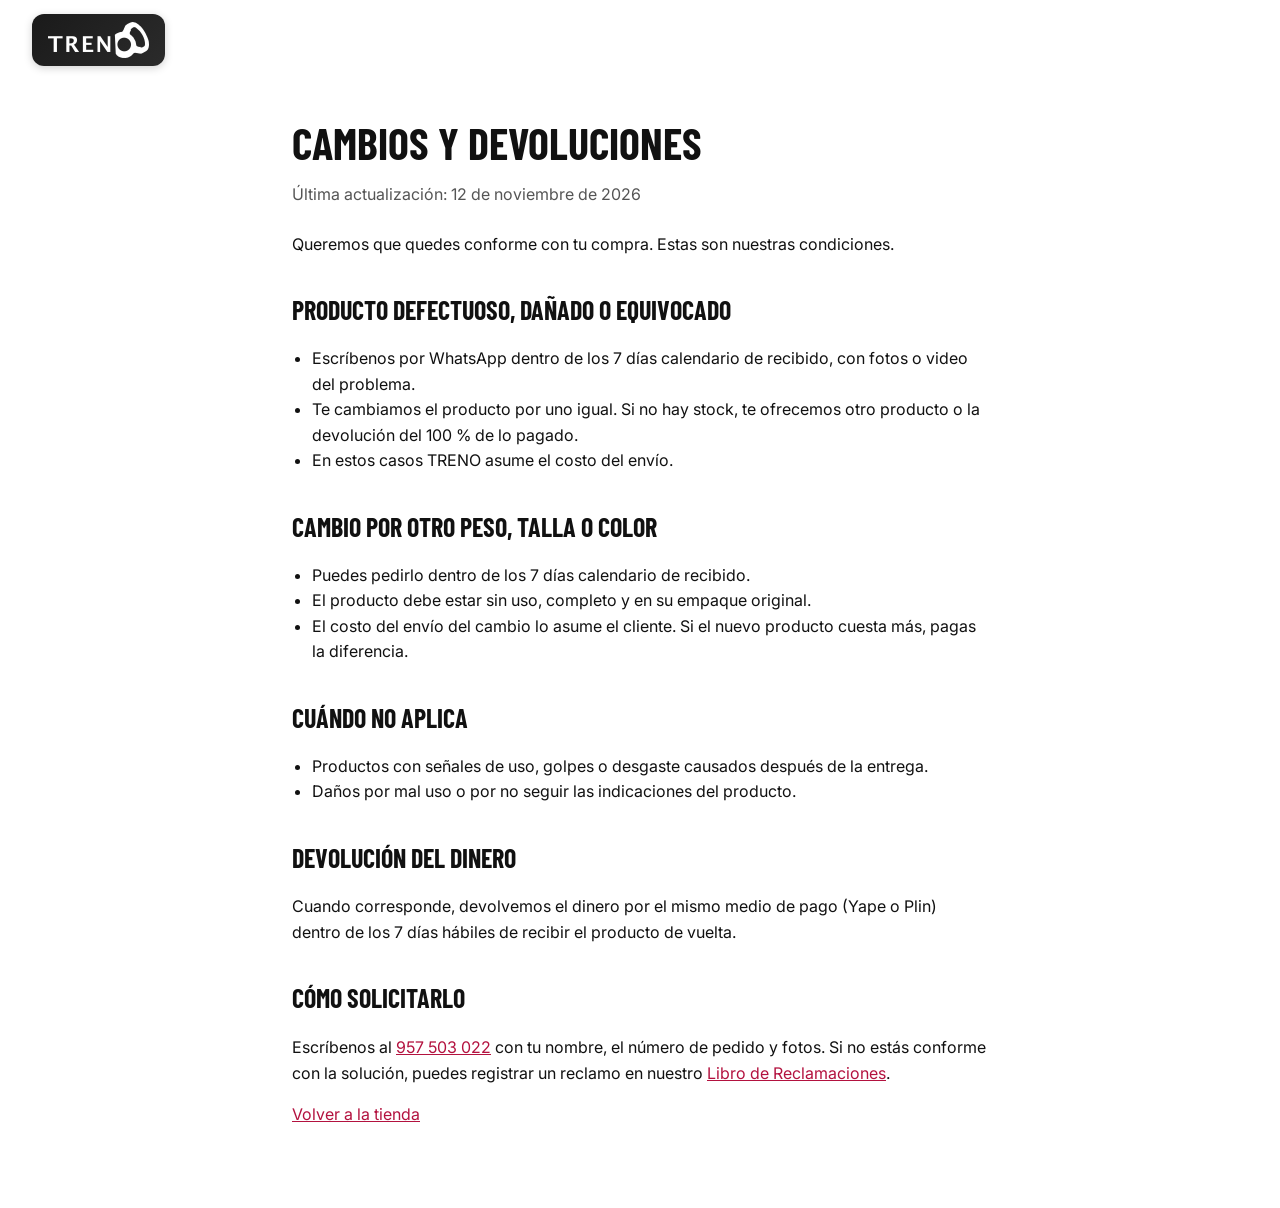
<file: public/cambios-y-devoluciones.html>
<!doctype html>
<html lang="es-PE">
<head>
<meta charset="utf-8">
<meta name="viewport" content="width=device-width, initial-scale=1">
<title>Cambios y devoluciones | TRENO Perú</title>
<meta name="description" content="Cómo pedir un cambio o devolución de un producto TRENO.">
<link rel="canonical" href="https://trenoperu.vercel.app/cambios-y-devoluciones">
<link rel="preconnect" href="https://fonts.googleapis.com">
<link href="https://fonts.googleapis.com/css2?family=Barlow+Condensed:ital,wght@0,600;0,700;0,800;1,800&amp;family=Inter:wght@400;500;600;700&amp;display=swap" rel="stylesheet">
<link rel="icon" type="image/png" href="assets/img/favicon.png">
<link rel="stylesheet" href="styles.css?v=3">
</head>
<body>
  <header class="site-header">
    <div class="wrap site-header__row">
      <a class="logo logo--badge" href="/"><img src="assets/img/logo-treno-blanco.png" alt="TRENO" width="404" height="144"></a>
    </div>
  </header>

  <main class="legal">
    <h1>Cambios y devoluciones</h1>
    <p class="legal__date">Última actualización: 12 de noviembre de 2026</p>

    <p>Queremos que quedes conforme con tu compra. Estas son nuestras condiciones.</p>

    <h2>Producto defectuoso, dañado o equivocado</h2>
    <ul>
      <li>Escríbenos por WhatsApp dentro de los 7 días calendario de recibido, con fotos o video del problema.</li>
      <li>Te cambiamos el producto por uno igual. Si no hay stock, te ofrecemos otro producto o la devolución del 100&nbsp;% de lo pagado.</li>
      <li>En estos casos TRENO asume el costo del envío.</li>
    </ul>

    <h2>Cambio por otro peso, talla o color</h2>
    <ul>
      <li>Puedes pedirlo dentro de los 7 días calendario de recibido.</li>
      <li>El producto debe estar sin uso, completo y en su empaque original.</li>
      <li>El costo del envío del cambio lo asume el cliente. Si el nuevo producto cuesta más, pagas la diferencia.</li>
    </ul>

    <h2>Cuándo no aplica</h2>
    <ul>
      <li>Productos con señales de uso, golpes o desgaste causados después de la entrega.</li>
      <li>Daños por mal uso o por no seguir las indicaciones del producto.</li>
    </ul>

    <h2>Devolución del dinero</h2>
    <p>Cuando corresponde, devolvemos el dinero por el mismo medio de pago (Yape o Plin) dentro de los 7 días hábiles de recibir el producto de vuelta.</p>

    <h2>Cómo solicitarlo</h2>
    <p>Escríbenos al <a href="https://wa.me/51957503022">957 503 022</a> con tu nombre, el número de pedido y fotos. Si no estás conforme con la solución, puedes registrar un reclamo en nuestro <a href="/libro-de-reclamaciones">Libro de Reclamaciones</a>.</p>
    <p><a href="/">Volver a la tienda</a></p>
  </main>
</body>
</html>
</file>
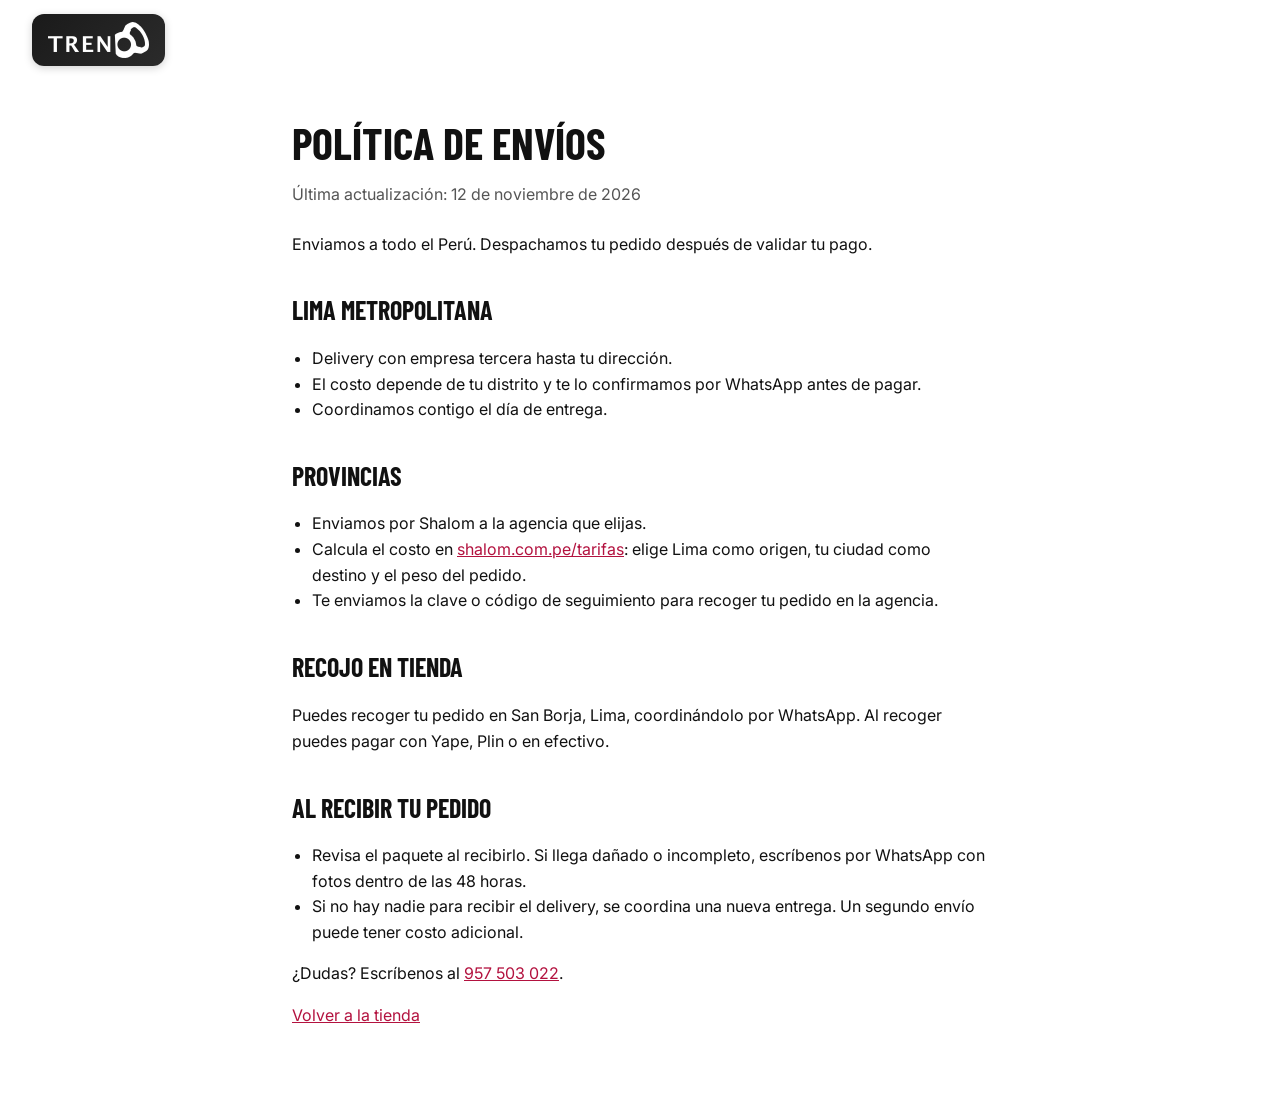
<file: public/envios.html>
<!doctype html>
<html lang="es-PE">
<head>
<meta charset="utf-8">
<meta name="viewport" content="width=device-width, initial-scale=1">
<title>Política de envíos | TRENO Perú</title>
<meta name="description" content="Cómo y cuánto cuesta el envío de tu pedido TRENO a Lima y provincias.">
<link rel="canonical" href="https://trenoperu.vercel.app/envios">
<link rel="preconnect" href="https://fonts.googleapis.com">
<link href="https://fonts.googleapis.com/css2?family=Barlow+Condensed:ital,wght@0,600;0,700;0,800;1,800&amp;family=Inter:wght@400;500;600;700&amp;display=swap" rel="stylesheet">
<link rel="icon" type="image/png" href="assets/img/favicon.png">
<link rel="stylesheet" href="styles.css?v=3">
</head>
<body>
  <header class="site-header">
    <div class="wrap site-header__row">
      <a class="logo logo--badge" href="/"><img src="assets/img/logo-treno-blanco.png" alt="TRENO" width="404" height="144"></a>
    </div>
  </header>

  <main class="legal">
    <h1>Política de envíos</h1>
    <p class="legal__date">Última actualización: 12 de noviembre de 2026</p>

    <p>Enviamos a todo el Perú. Despachamos tu pedido después de validar tu pago.</p>

    <h2>Lima Metropolitana</h2>
    <ul>
      <li>Delivery con empresa tercera hasta tu dirección.</li>
      <li>El costo depende de tu distrito y te lo confirmamos por WhatsApp antes de pagar.</li>
      <li>Coordinamos contigo el día de entrega.</li>
    </ul>

    <h2>Provincias</h2>
    <ul>
      <li>Enviamos por Shalom a la agencia que elijas.</li>
      <li>Calcula el costo en <a href="https://shalom.com.pe/tarifas" target="_blank" rel="noopener">shalom.com.pe/tarifas</a>: elige Lima como origen, tu ciudad como destino y el peso del pedido.</li>
      <li>Te enviamos la clave o código de seguimiento para recoger tu pedido en la agencia.</li>
    </ul>

    <h2>Recojo en tienda</h2>
    <p>Puedes recoger tu pedido en San Borja, Lima, coordinándolo por WhatsApp. Al recoger puedes pagar con Yape, Plin o en efectivo.</p>

    <h2>Al recibir tu pedido</h2>
    <ul>
      <li>Revisa el paquete al recibirlo. Si llega dañado o incompleto, escríbenos por WhatsApp con fotos dentro de las 48 horas.</li>
      <li>Si no hay nadie para recibir el delivery, se coordina una nueva entrega. Un segundo envío puede tener costo adicional.</li>
    </ul>

    <p>¿Dudas? Escríbenos al <a href="https://wa.me/51957503022">957 503 022</a>.</p>
    <p><a href="/">Volver a la tienda</a></p>
  </main>
</body>
</html>
</file>
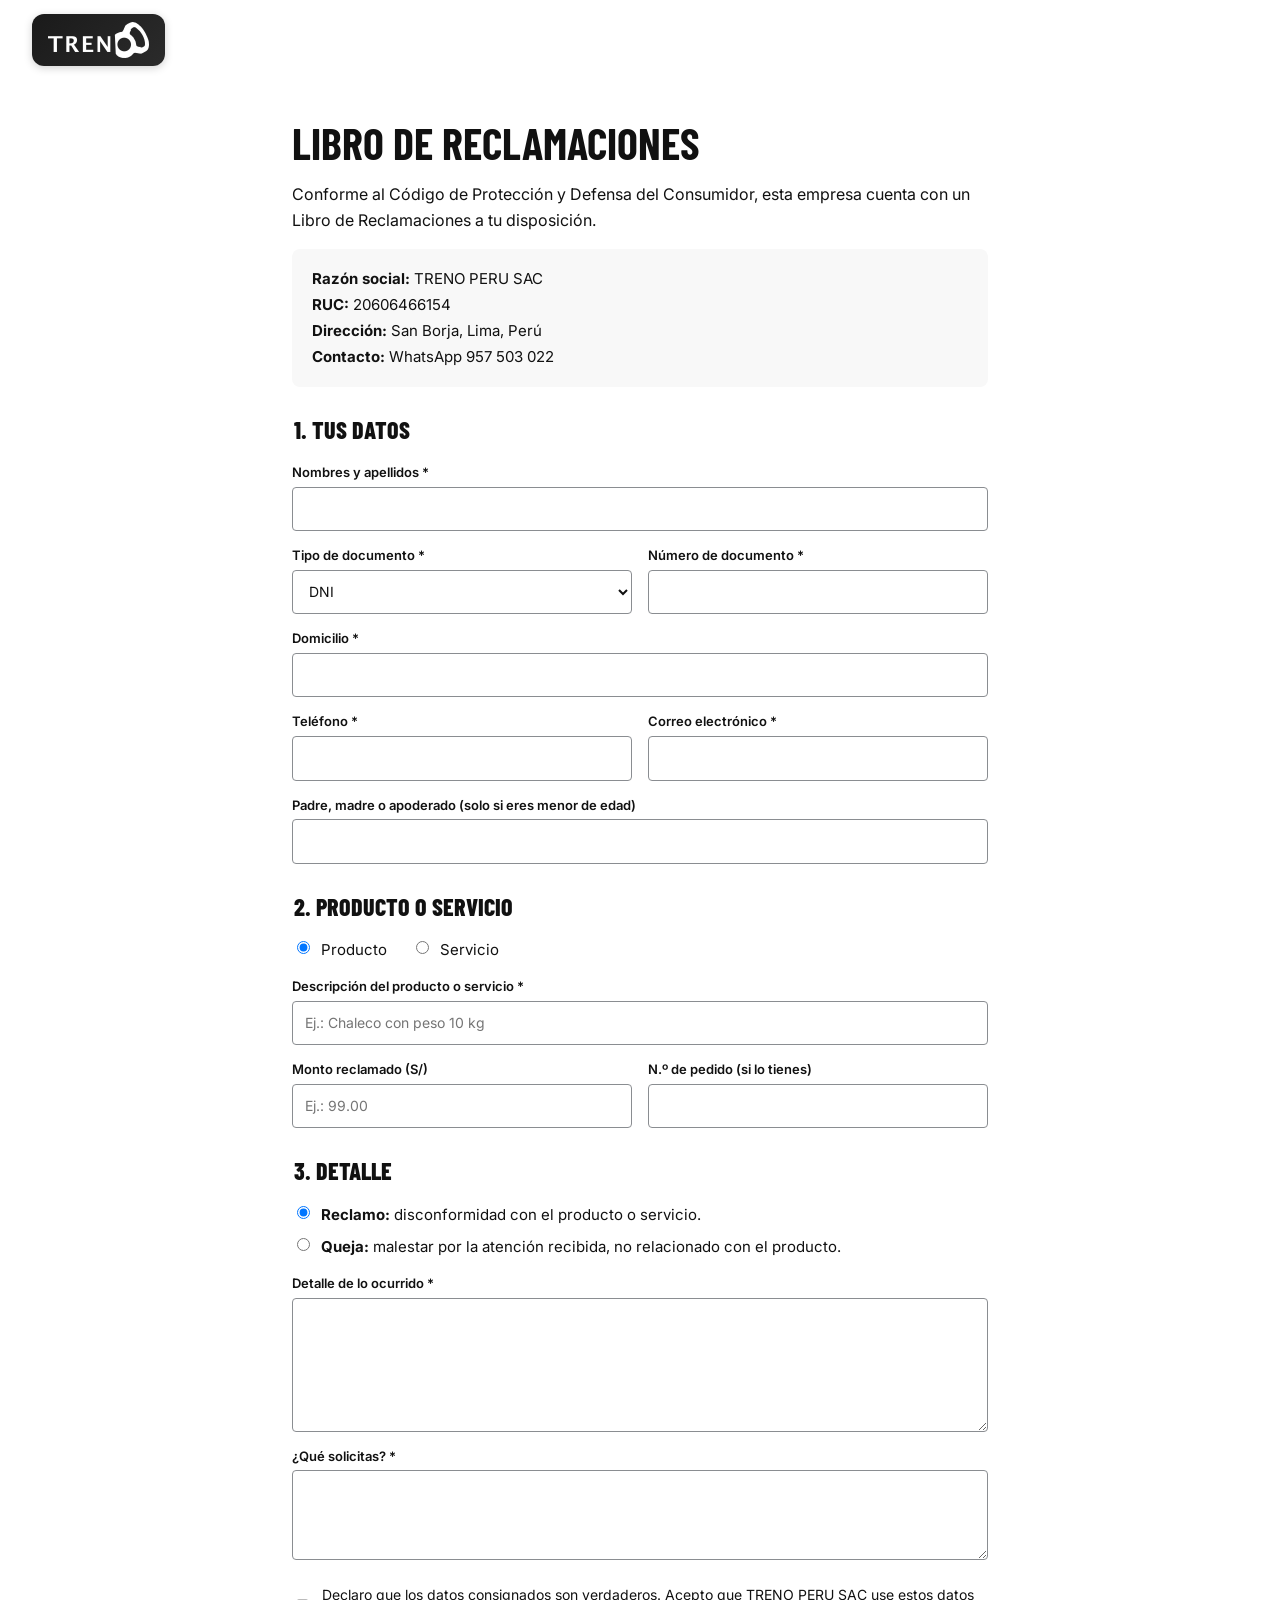
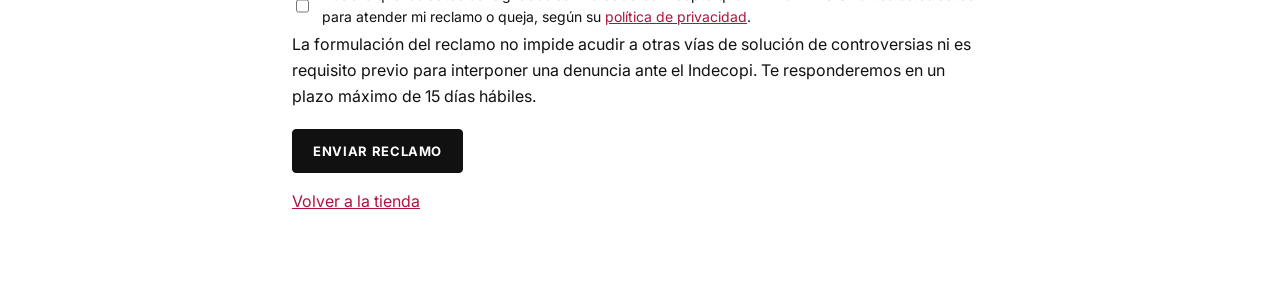
<file: public/libro-de-reclamaciones.html>
<!doctype html>
<html lang="es-PE">
<head>
<meta charset="utf-8">
<meta name="viewport" content="width=device-width, initial-scale=1">
<title>Libro de Reclamaciones | TRENO Perú</title>
<meta name="description" content="Libro de Reclamaciones virtual de TRENO PERU SAC (RUC 20606466154). Registra tu reclamo o queja.">
<link rel="canonical" href="https://trenoperu.vercel.app/libro-de-reclamaciones">
<link rel="preconnect" href="https://fonts.googleapis.com">
<link href="https://fonts.googleapis.com/css2?family=Barlow+Condensed:ital,wght@0,600;0,700;0,800;1,800&amp;family=Inter:wght@400;500;600;700&amp;display=swap" rel="stylesheet">
<link rel="icon" type="image/png" href="assets/img/favicon.png">
<link rel="stylesheet" href="styles.css?v=3">
</head>
<body>
  <header class="site-header">
    <div class="wrap site-header__row">
      <a class="logo logo--badge" href="/"><img src="assets/img/logo-treno-blanco.png" alt="TRENO" width="404" height="144"></a>
    </div>
  </header>

  <main class="legal">
    <h1>Libro de Reclamaciones</h1>
    <p>Conforme al Código de Protección y Defensa del Consumidor, esta empresa cuenta con un Libro de Reclamaciones a tu disposición.</p>

    <div class="legal__company">
      <div><strong>Razón social:</strong> TRENO PERU SAC</div>
      <div><strong>RUC:</strong> 20606466154</div>
      <div><strong>Dirección:</strong> San Borja, Lima, Perú</div>
      <div><strong>Contacto:</strong> WhatsApp 957 503 022</div>
    </div>

    <form id="claim-form" class="claim" novalidate>
      <fieldset>
        <legend>1. Tus datos</legend>
        <div class="claim__grid">
          <label class="field field--wide">Nombres y apellidos *<input name="name" required maxlength="120" autocomplete="name"></label>
          <label class="field">Tipo de documento *
            <select name="doc_type" required>
              <option value="DNI">DNI</option>
              <option value="CE">Carné de extranjería</option>
              <option value="Pasaporte">Pasaporte</option>
              <option value="RUC">RUC</option>
            </select>
          </label>
          <label class="field">Número de documento *<input name="doc_number" required maxlength="20" inputmode="text"></label>
          <label class="field field--wide">Domicilio *<input name="address" required maxlength="240" autocomplete="street-address"></label>
          <label class="field">Teléfono *<input name="phone" required maxlength="20" type="tel" autocomplete="tel"></label>
          <label class="field">Correo electrónico *<input name="email" required maxlength="120" type="email" autocomplete="email"></label>
          <label class="field field--wide">Padre, madre o apoderado (solo si eres menor de edad)<input name="guardian" maxlength="120"></label>
        </div>
      </fieldset>

      <fieldset>
        <legend>2. Producto o servicio</legend>
        <div class="claim__choice" role="radiogroup" aria-label="Tipo de bien">
          <label><input type="radio" name="item_type" value="producto" checked> Producto</label>
          <label><input type="radio" name="item_type" value="servicio"> Servicio</label>
        </div>
        <div class="claim__grid" style="margin-top:14px">
          <label class="field field--wide">Descripción del producto o servicio *<input name="item" required maxlength="200" placeholder="Ej.: Chaleco con peso 10 kg"></label>
          <label class="field">Monto reclamado (S/)<input name="amount" maxlength="12" inputmode="decimal" placeholder="Ej.: 99.00"></label>
          <label class="field">N.º de pedido (si lo tienes)<input name="order_ref" maxlength="40"></label>
        </div>
      </fieldset>

      <fieldset>
        <legend>3. Detalle</legend>
        <div class="claim__choice" role="radiogroup" aria-label="Tipo de registro">
          <label><input type="radio" name="kind" value="reclamo" checked> <span><strong>Reclamo:</strong> disconformidad con el producto o servicio.</span></label>
          <label><input type="radio" name="kind" value="queja"> <span><strong>Queja:</strong> malestar por la atención recibida, no relacionado con el producto.</span></label>
        </div>
        <div class="claim__grid" style="margin-top:14px">
          <label class="field field--wide">Detalle de lo ocurrido *<textarea name="detail" required maxlength="2000" rows="5"></textarea></label>
          <label class="field field--wide">¿Qué solicitas? *<textarea name="request" required maxlength="1000" rows="3"></textarea></label>
        </div>
      </fieldset>

      <label class="claim__accept"><input type="checkbox" name="accept" required> <span>Declaro que los datos consignados son verdaderos. Acepto que TRENO PERU SAC use estos datos para atender mi reclamo o queja, según su <a href="/privacidad">política de privacidad</a>.</span></label>

      <p class="claim__hint">La formulación del reclamo no impide acudir a otras vías de solución de controversias ni es requisito previo para interponer una denuncia ante el Indecopi. Te responderemos en un plazo máximo de 15 días hábiles.</p>

      <div id="claim-error" class="claim__error" role="alert" hidden></div>
      <button id="claim-submit" class="button claim__submit" type="submit">Enviar reclamo</button>
    </form>

    <section id="claim-done" class="claim-sheet" hidden aria-live="polite">
      <h2>Hoja de reclamación <span id="sheet-code"></span></h2>
      <p>Registramos tu <span id="sheet-kind"></span>. Guarda esta hoja: te responderemos al correo y al teléfono que indicaste en un plazo máximo de 15 días hábiles.</p>
      <dl id="sheet-list"></dl>
      <div class="claim-sheet__actions">
        <button id="sheet-print" class="button" type="button">Imprimir o guardar en PDF</button>
        <a id="sheet-whatsapp" class="button button--outline" target="_blank" rel="noopener">Enviar copia por WhatsApp</a>
      </div>
    </section>

    <p><a href="/">Volver a la tienda</a></p>
  </main>
  <script src="reclamos.js"></script>
</body>
</html>
</file>
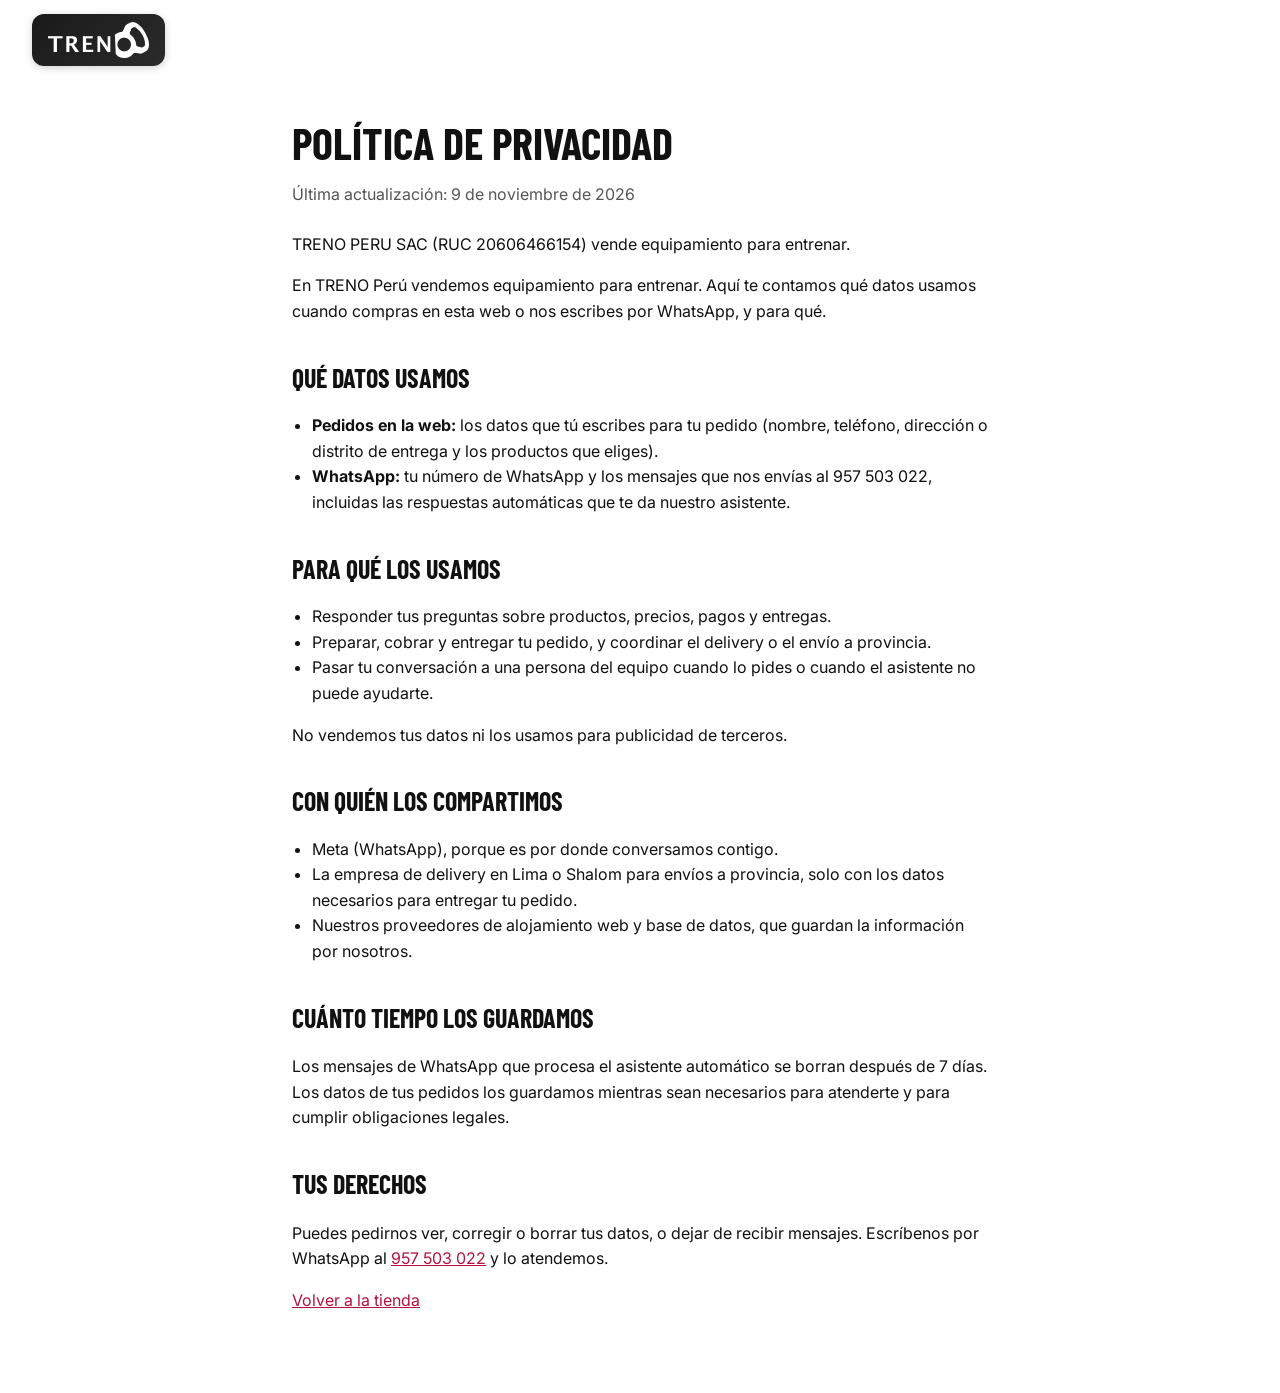
<file: public/privacidad.html>
<!doctype html>
<html lang="es-PE">
<head>
<meta charset="utf-8">
<meta name="viewport" content="width=device-width, initial-scale=1">
<title>Política de privacidad | TRENO Perú</title>
<meta name="description" content="Cómo TRENO Perú usa y protege los datos de sus clientes en la web y en WhatsApp.">
<link rel="canonical" href="https://trenoperu.vercel.app/privacidad">
<link rel="preconnect" href="https://fonts.googleapis.com">
<link href="https://fonts.googleapis.com/css2?family=Barlow+Condensed:ital,wght@0,600;0,700;0,800;1,800&amp;family=Inter:wght@400;500;600;700&amp;display=swap" rel="stylesheet">
<link rel="icon" type="image/png" href="assets/img/favicon.png">
<link rel="stylesheet" href="styles.css?v=3">
</head>
<body>
  <header class="site-header">
    <div class="wrap site-header__row">
      <a class="logo logo--badge" href="/"><img src="assets/img/logo-treno-blanco.png" alt="TRENO" width="404" height="144"></a>
    </div>
  </header>

  <main class="legal">
    <h1>Política de privacidad</h1>
    <p class="legal__date">Última actualización: 9 de noviembre de 2026</p>

    <p>TRENO PERU SAC (RUC 20606466154) vende equipamiento para entrenar.</p>
    <p>En TRENO Perú vendemos equipamiento para entrenar. Aquí te contamos qué datos usamos cuando compras en esta web o nos escribes por WhatsApp, y para qué.</p>

    <h2>Qué datos usamos</h2>
    <ul>
      <li><strong>Pedidos en la web:</strong> los datos que tú escribes para tu pedido (nombre, teléfono, dirección o distrito de entrega y los productos que eliges).</li>
      <li><strong>WhatsApp:</strong> tu número de WhatsApp y los mensajes que nos envías al 957 503 022, incluidas las respuestas automáticas que te da nuestro asistente.</li>
    </ul>

    <h2>Para qué los usamos</h2>
    <ul>
      <li>Responder tus preguntas sobre productos, precios, pagos y entregas.</li>
      <li>Preparar, cobrar y entregar tu pedido, y coordinar el delivery o el envío a provincia.</li>
      <li>Pasar tu conversación a una persona del equipo cuando lo pides o cuando el asistente no puede ayudarte.</li>
    </ul>
    <p>No vendemos tus datos ni los usamos para publicidad de terceros.</p>

    <h2>Con quién los compartimos</h2>
    <ul>
      <li>Meta (WhatsApp), porque es por donde conversamos contigo.</li>
      <li>La empresa de delivery en Lima o Shalom para envíos a provincia, solo con los datos necesarios para entregar tu pedido.</li>
      <li>Nuestros proveedores de alojamiento web y base de datos, que guardan la información por nosotros.</li>
    </ul>

    <h2>Cuánto tiempo los guardamos</h2>
    <p>Los mensajes de WhatsApp que procesa el asistente automático se borran después de 7 días. Los datos de tus pedidos los guardamos mientras sean necesarios para atenderte y para cumplir obligaciones legales.</p>

    <h2>Tus derechos</h2>
    <p>Puedes pedirnos ver, corregir o borrar tus datos, o dejar de recibir mensajes. Escríbenos por WhatsApp al <a href="https://wa.me/51957503022">957 503 022</a> y lo atendemos.</p>

    <p><a href="/">Volver a la tienda</a></p>
  </main>
</body>
</html>
</file>
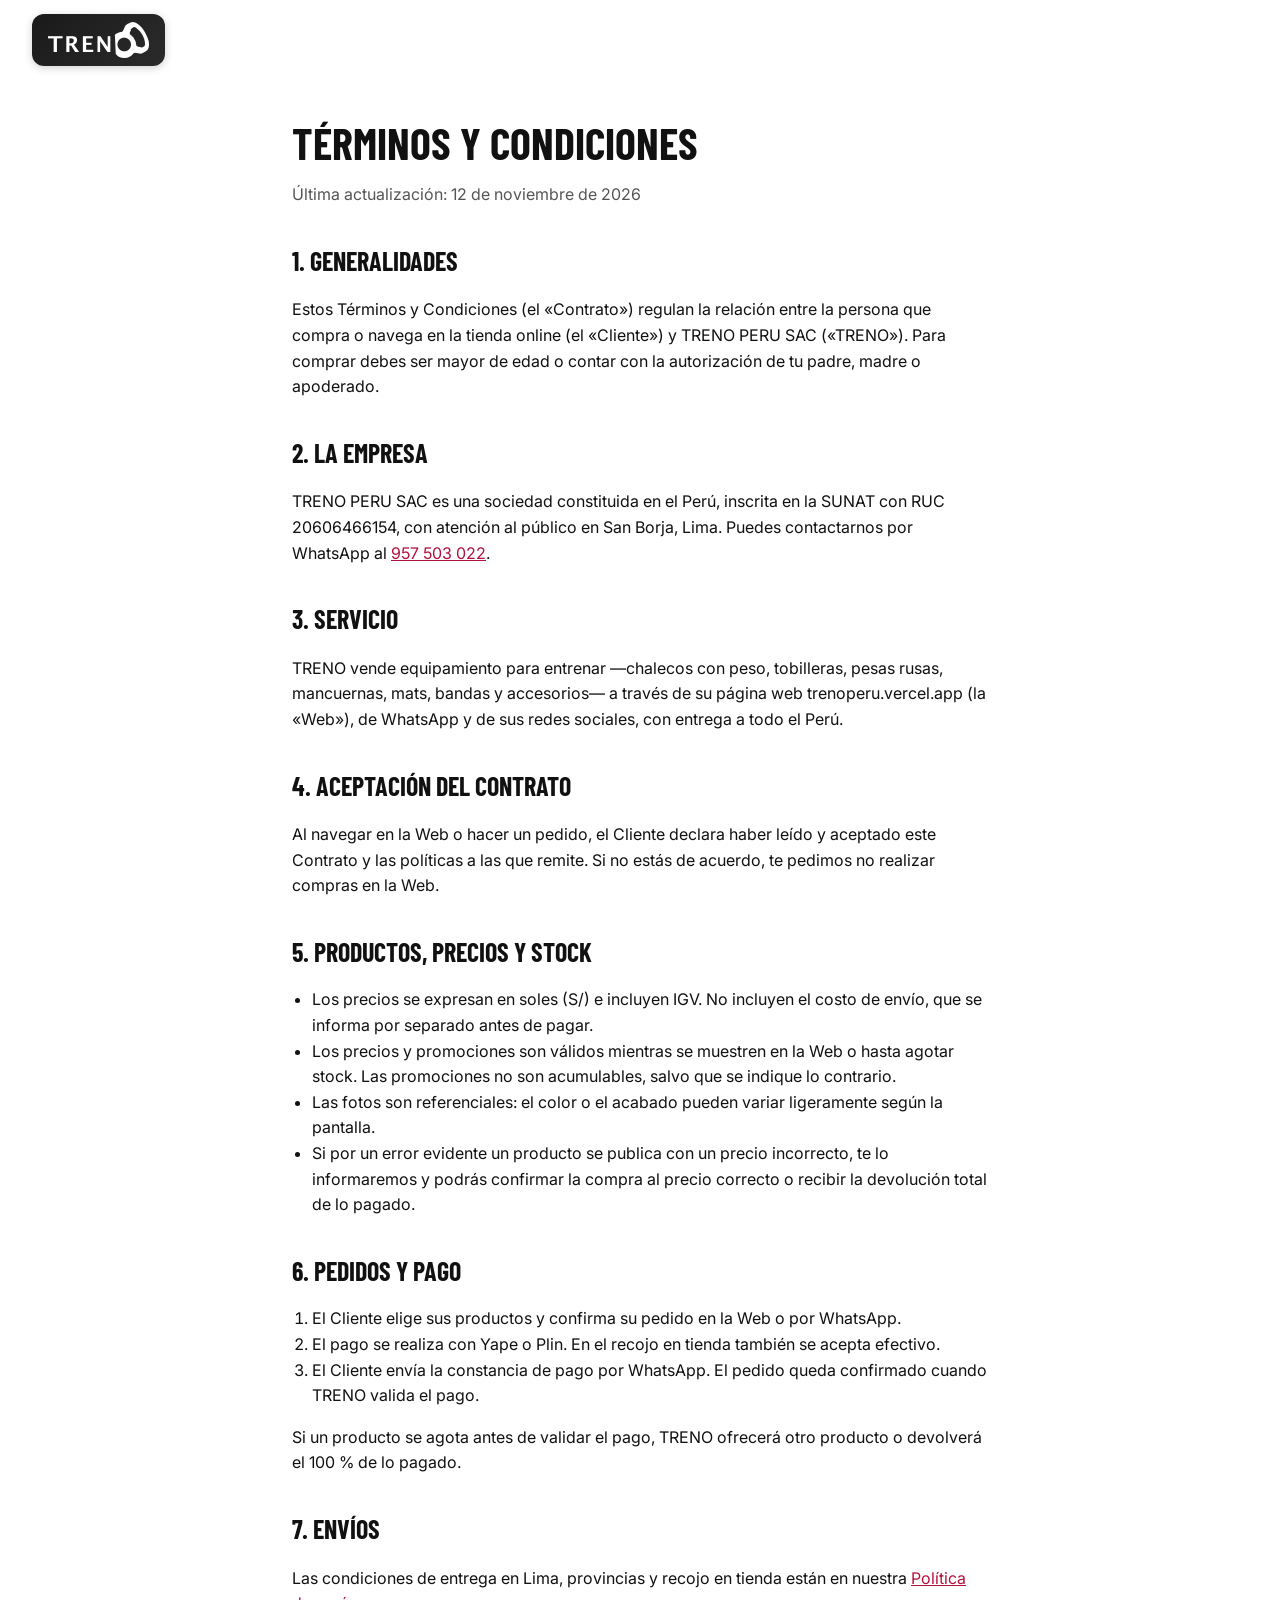
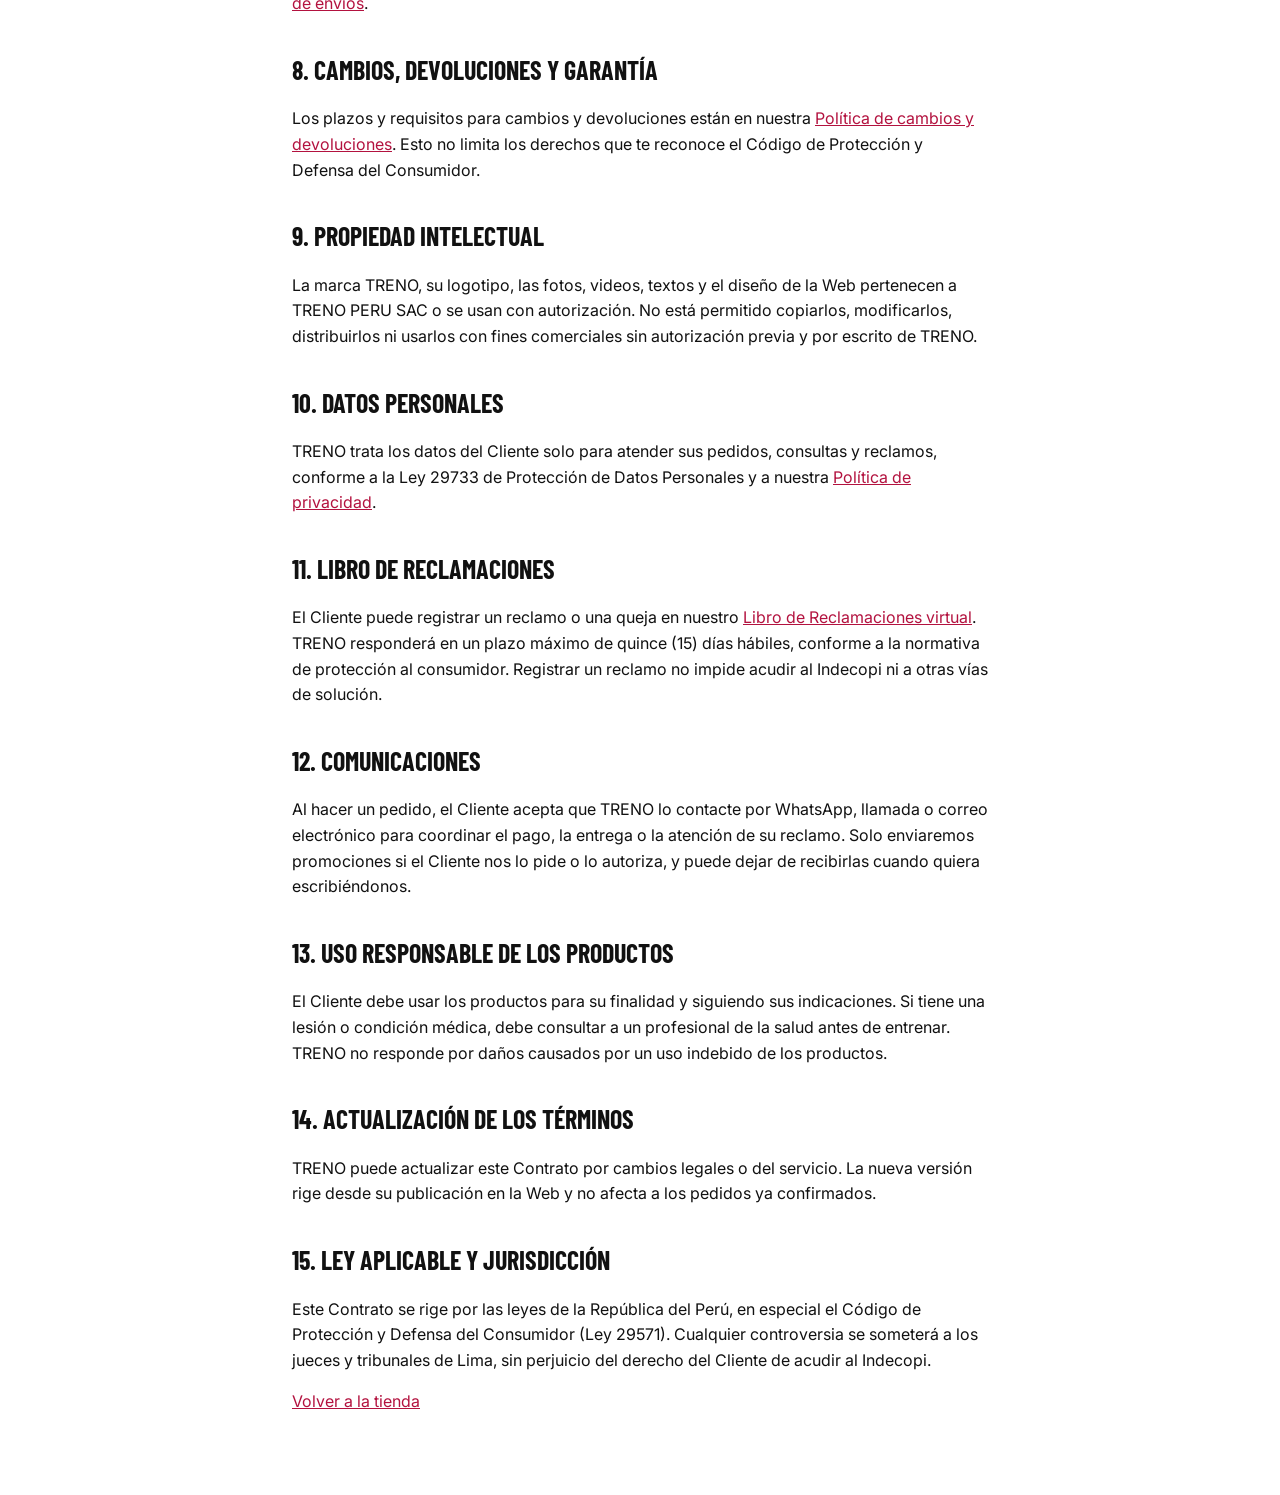
<file: public/terminos.html>
<!doctype html>
<html lang="es-PE">
<head>
<meta charset="utf-8">
<meta name="viewport" content="width=device-width, initial-scale=1">
<title>Términos y condiciones | TRENO Perú</title>
<meta name="description" content="Condiciones de compra en la tienda online de TRENO PERU SAC.">
<link rel="canonical" href="https://trenoperu.vercel.app/terminos">
<link rel="preconnect" href="https://fonts.googleapis.com">
<link href="https://fonts.googleapis.com/css2?family=Barlow+Condensed:ital,wght@0,600;0,700;0,800;1,800&amp;family=Inter:wght@400;500;600;700&amp;display=swap" rel="stylesheet">
<link rel="icon" type="image/png" href="assets/img/favicon.png">
<link rel="stylesheet" href="styles.css?v=3">
</head>
<body>
  <header class="site-header">
    <div class="wrap site-header__row">
      <a class="logo logo--badge" href="/"><img src="assets/img/logo-treno-blanco.png" alt="TRENO" width="404" height="144"></a>
    </div>
  </header>

  <main class="legal">
    <h1>Términos y condiciones</h1>
    <p class="legal__date">Última actualización: 12 de noviembre de 2026</p>
    <h2>1. Generalidades</h2>
    <p>Estos Términos y Condiciones (el «Contrato») regulan la relación entre la persona que compra o navega en la tienda online (el «Cliente») y TRENO PERU SAC («TRENO»). Para comprar debes ser mayor de edad o contar con la autorización de tu padre, madre o apoderado.</p>

    <h2>2. La empresa</h2>
    <p>TRENO PERU SAC es una sociedad constituida en el Perú, inscrita en la SUNAT con RUC 20606466154, con atención al público en San Borja, Lima. Puedes contactarnos por WhatsApp al <a href="https://wa.me/51957503022">957 503 022</a>.</p>

    <h2>3. Servicio</h2>
    <p>TRENO vende equipamiento para entrenar —chalecos con peso, tobilleras, pesas rusas, mancuernas, mats, bandas y accesorios— a través de su página web trenoperu.vercel.app (la «Web»), de WhatsApp y de sus redes sociales, con entrega a todo el Perú.</p>

    <h2>4. Aceptación del Contrato</h2>
    <p>Al navegar en la Web o hacer un pedido, el Cliente declara haber leído y aceptado este Contrato y las políticas a las que remite. Si no estás de acuerdo, te pedimos no realizar compras en la Web.</p>

    <h2>5. Productos, precios y stock</h2>
    <ul>
      <li>Los precios se expresan en soles (S/) e incluyen IGV. No incluyen el costo de envío, que se informa por separado antes de pagar.</li>
      <li>Los precios y promociones son válidos mientras se muestren en la Web o hasta agotar stock. Las promociones no son acumulables, salvo que se indique lo contrario.</li>
      <li>Las fotos son referenciales: el color o el acabado pueden variar ligeramente según la pantalla.</li>
      <li>Si por un error evidente un producto se publica con un precio incorrecto, te lo informaremos y podrás confirmar la compra al precio correcto o recibir la devolución total de lo pagado.</li>
    </ul>

    <h2>6. Pedidos y pago</h2>
    <ol>
      <li>El Cliente elige sus productos y confirma su pedido en la Web o por WhatsApp.</li>
      <li>El pago se realiza con Yape o Plin. En el recojo en tienda también se acepta efectivo.</li>
      <li>El Cliente envía la constancia de pago por WhatsApp. El pedido queda confirmado cuando TRENO valida el pago.</li>
    </ol>
    <p>Si un producto se agota antes de validar el pago, TRENO ofrecerá otro producto o devolverá el 100&nbsp;% de lo pagado.</p>

    <h2>7. Envíos</h2>
    <p>Las condiciones de entrega en Lima, provincias y recojo en tienda están en nuestra <a href="/envios">Política de envíos</a>.</p>

    <h2>8. Cambios, devoluciones y garantía</h2>
    <p>Los plazos y requisitos para cambios y devoluciones están en nuestra <a href="/cambios-y-devoluciones">Política de cambios y devoluciones</a>. Esto no limita los derechos que te reconoce el Código de Protección y Defensa del Consumidor.</p>

    <h2>9. Propiedad intelectual</h2>
    <p>La marca TRENO, su logotipo, las fotos, videos, textos y el diseño de la Web pertenecen a TRENO PERU SAC o se usan con autorización. No está permitido copiarlos, modificarlos, distribuirlos ni usarlos con fines comerciales sin autorización previa y por escrito de TRENO.</p>

    <h2>10. Datos personales</h2>
    <p>TRENO trata los datos del Cliente solo para atender sus pedidos, consultas y reclamos, conforme a la Ley 29733 de Protección de Datos Personales y a nuestra <a href="/privacidad">Política de privacidad</a>.</p>

    <h2>11. Libro de Reclamaciones</h2>
    <p>El Cliente puede registrar un reclamo o una queja en nuestro <a href="/libro-de-reclamaciones">Libro de Reclamaciones virtual</a>. TRENO responderá en un plazo máximo de quince (15) días hábiles, conforme a la normativa de protección al consumidor. Registrar un reclamo no impide acudir al Indecopi ni a otras vías de solución.</p>

    <h2>12. Comunicaciones</h2>
    <p>Al hacer un pedido, el Cliente acepta que TRENO lo contacte por WhatsApp, llamada o correo electrónico para coordinar el pago, la entrega o la atención de su reclamo. Solo enviaremos promociones si el Cliente nos lo pide o lo autoriza, y puede dejar de recibirlas cuando quiera escribiéndonos.</p>

    <h2>13. Uso responsable de los productos</h2>
    <p>El Cliente debe usar los productos para su finalidad y siguiendo sus indicaciones. Si tiene una lesión o condición médica, debe consultar a un profesional de la salud antes de entrenar. TRENO no responde por daños causados por un uso indebido de los productos.</p>

    <h2>14. Actualización de los términos</h2>
    <p>TRENO puede actualizar este Contrato por cambios legales o del servicio. La nueva versión rige desde su publicación en la Web y no afecta a los pedidos ya confirmados.</p>

    <h2>15. Ley aplicable y jurisdicción</h2>
    <p>Este Contrato se rige por las leyes de la República del Perú, en especial el Código de Protección y Defensa del Consumidor (Ley 29571). Cualquier controversia se someterá a los jueces y tribunales de Lima, sin perjuicio del derecho del Cliente de acudir al Indecopi.</p>

    <p><a href="/">Volver a la tienda</a></p>
  </main>
</body>
</html>
</file>
<file: public/styles.css>
:root {
  --ink: #111111;
  --muted: #555555;
  --line: #E6E6E6;
  --control: #8A8D91;
  --soft: #F2F2F2;
  --accent: #FF4670;
  --accent-text: #B3123F;
  --yellow: #FFC93C;
  --page-pad: 32px;
  --display: 'Barlow Condensed', sans-serif;
}

* { box-sizing: border-box; }
[hidden] { display: none !important; }

body {
  margin: 0;
  background: #ffffff;
  color: var(--ink);
  font-family: Inter, system-ui, sans-serif;
  font-size: 15px;
  line-height: 1.5;
}

a { color: inherit; }
a:hover { color: var(--accent-text); }
button, input, select, textarea { font: inherit; color: inherit; }
:focus-visible { outline: 2px solid var(--ink); outline-offset: 2px; }

.wrap { max-width: 1320px; margin-inline: auto; padding-inline: var(--page-pad); }
.visually-hidden { position: absolute; width: 1px; height: 1px; overflow: hidden; clip: rect(0 0 0 0); white-space: nowrap; }

.display, .section-title {
  margin: 0;
  font-family: var(--display);
  font-weight: 800;
  line-height: 1;
  text-transform: uppercase;
}
.section-title { font-size: clamp(32px, 4vw, 48px); font-style: italic; letter-spacing: 0.01em; text-align: center; }
.section-title span { color: var(--accent); }
.section-title::after { content: ''; display: block; width: 64px; height: 5px; margin: 14px auto 0; border-radius: 2px; background: var(--accent); transform: skewX(-24deg); }
.about__intro .display { font-style: italic; }

.button {
  display: inline-flex;
  align-items: center;
  justify-content: center;
  gap: 10px;
  min-height: 44px;
  padding: 0 20px;
  border: 1px solid var(--ink);
  border-radius: 4px;
  background: var(--ink);
  color: #ffffff;
  font-size: 13px;
  font-weight: 700;
  letter-spacing: 0.05em;
  text-decoration: none;
  text-transform: uppercase;
  cursor: pointer;
}
.button:hover { background: #333333; border-color: #333333; color: #ffffff; }
.button--outline { background: #ffffff; color: var(--ink); }
.button--outline:hover { background: var(--ink); border-color: var(--ink); color: #ffffff; }
.button:disabled { background: var(--line); border-color: var(--line); color: var(--muted); cursor: not-allowed; }

.link-button {
  min-height: 44px;
  padding: 0;
  border: 0;
  background: transparent;
  font-size: 14px;
  text-decoration: underline;
  cursor: pointer;
}

/* Header */
.promo-bar {
  padding: 8px 16px;
  border-bottom: 1px solid #222226;
  background: #000000;
  color: #ffffff;
  font-size: 13px;
  font-weight: 500;
  text-align: center;
}

.site-header { background: #ffffff; }
.site-header__bar { background: #000000; color: #ffffff; }
.site-header__row { display: flex; flex-wrap: wrap; align-items: center; gap: 8px 32px; min-height: 80px; padding-block: 12px; }
.logo { display: block; flex: none; line-height: 0; }
.logo img { display: block; width: auto; height: 44px; }
.logo--badge { padding: 8px 16px; border-radius: 12px; background: linear-gradient(135deg, #1a1a1a, #2b2b2b); box-shadow: 0 2px 8px rgba(0, 0, 0, 0.18); transition: transform 0.2s, box-shadow 0.2s; }
.logo--badge:hover { transform: translateY(-1px); box-shadow: 0 4px 12px rgba(0, 0, 0, 0.24); }
.logo--badge img { height: 36px; }
/* On the black band the logo stands on its own, without the badge box. */
.site-header__bar .logo--badge { padding: 0; border-radius: 0; background: none; box-shadow: none; }
.site-header__bar .logo--badge:hover { box-shadow: none; opacity: 0.85; }
.site-header__bar .logo--badge img { height: clamp(48px, 9vw, 62px); }
.site-nav { display: flex; gap: 10px; min-width: 0; padding: 8px 40px 12px 4px; overflow-x: auto; scrollbar-width: none; font-family: var(--display); font-size: 17px; font-weight: 700; letter-spacing: 0.03em; text-transform: uppercase; -webkit-mask-image: linear-gradient(to right, #000 calc(100% - 40px), transparent); mask-image: linear-gradient(to right, #000 calc(100% - 40px), transparent); }
.site-nav::-webkit-scrollbar { display: none; }
.site-nav a { flex: none; padding: 8px 16px; border-radius: 999px; background: #ffffff; text-decoration: none; box-shadow: 0 1px 2px rgba(0, 0, 0, 0.08), 0 2px 8px rgba(0, 0, 0, 0.08); transition: background-color 0.2s, box-shadow 0.2s, color 0.2s, transform 0.2s; }
.site-nav a:hover { color: var(--ink); box-shadow: 0 4px 14px rgba(0, 0, 0, 0.18); transform: translateY(-1px); }
.site-nav a:first-child { color: var(--accent-text); }
.site-nav__groups { display: contents; }
.site-nav a[aria-current] { background: var(--accent); color: var(--ink); box-shadow: 0 3px 12px rgba(255, 70, 112, 0.45); }
.site-header__tools { display: flex; flex: 1 1 260px; align-items: center; justify-content: flex-end; gap: 4px; }
.search { display: flex; flex: 0 1 240px; align-items: center; gap: 8px; min-width: 0; height: 44px; padding: 0 14px; margin-right: 8px; border-radius: 4px; background: #1E1E22; color: #ffffff; }
.search input { width: 100%; min-width: 0; border: 0; background: transparent; color: #ffffff; font-size: 14px; outline: none; }
.search input::placeholder { color: #A0A0A8; }
.search:focus-within { outline: 2px solid var(--accent); }
.icon-button { position: relative; display: grid; place-items: center; width: 44px; height: 44px; border: 0; border-radius: 4px; background: transparent; color: inherit; cursor: pointer; }
.icon-button[aria-pressed="true"] { background: rgba(255, 255, 255, 0.16); }
.count-badge { position: absolute; top: 3px; right: 1px; display: grid; place-items: center; min-width: 18px; height: 18px; padding: 0 4px; border-radius: 9px; background: var(--accent); color: var(--ink); font-size: 11px; font-weight: 700; }

/* Hero */
.hero { background: #000000; }
.hero { position: relative; }
/* Capped at 1100px wide so the 3:1 banner stays about 370px tall on large screens. */
.hero__viewport { max-width: 1100px; margin-inline: auto; overflow: hidden; }
/* Past the cap, fade the banner's sides into the black band instead of a hard edge. */
@media (min-width: 1140px) {
  .hero__viewport { -webkit-mask-image: linear-gradient(90deg, transparent, #000 4%, #000 96%, transparent); mask-image: linear-gradient(90deg, transparent, #000 4%, #000 96%, transparent); }
}
.hero__viewport { touch-action: pan-y; cursor: grab; user-select: none; -webkit-user-select: none; }
.hero__viewport:active { cursor: grabbing; }
.hero__viewport img { -webkit-user-drag: none; }
.hero__track { display: flex; transition: transform 0.7s ease; }
.hero__track.is-dragging { transition: none; }
.hero__banner { position: relative; flex: 0 0 100%; min-width: 0; }
.hero__dots { position: absolute; left: 50%; bottom: 12px; display: flex; gap: 8px; transform: translateX(-50%); }
.hero__dot { position: relative; width: 12px; height: 12px; padding: 0; border: 2px solid #ffffff; border-radius: 50%; background: transparent; cursor: pointer; }
.hero__dot[aria-pressed="true"] { background: #ffffff; }
.hero__dot::before { content: ''; position: absolute; inset: -16px; }
@media (prefers-reduced-motion: reduce) { .hero__track { transition: none; } }
.hero__banner img { display: block; width: 100%; height: auto; }
/* Real buttons over the empty bottom-left of the banner, sized with the banner width. */
.hero__actions { position: absolute; left: 3.6%; top: 79.5%; display: flex; gap: 1.1cqw; }
.hero__action { display: flex; align-items: center; justify-content: center; height: 4.4cqw; padding: 0 2.2cqw; border: max(1.5px, 0.12cqw) solid transparent; border-radius: 999px; font-family: Inter, sans-serif; font-size: 1.15cqw; font-weight: 800; letter-spacing: 0.05em; line-height: 1; text-decoration: none; text-transform: uppercase; white-space: nowrap; cursor: pointer; transition: transform 0.15s, box-shadow 0.15s; }
.hero__action:hover { transform: translateY(-1px); box-shadow: 0 0.4cqw 1.2cqw rgba(0, 0, 0, 0.45); }
.hero__action:focus-visible { outline: 3px solid #ffffff; outline-offset: 2px; }
.hero__action--cart { background: var(--accent); color: #111111; }
.hero__action--cart:disabled { background: #3a3a40; color: #A0A0A8; cursor: default; transform: none; }
.hero__action--whatsapp { border-color: #ffffff; background: rgba(0, 0, 0, 0.35); color: #ffffff; }
/* Black Friday seal (app.js adds it only during Black Friday). Sized by the banner width so it
   keeps its place in the empty top-right corner of the image on every screen. */
.hero__banner { container-type: inline-size; }
.bf-seal { position: absolute; top: 1.4cqw; right: 2.4cqw; display: grid; grid-template-columns: auto auto; column-gap: 0.9cqw; justify-items: center; padding: 0.7cqw 1.6cqw 0.8cqw; border: max(2px, 0.22cqw) solid var(--accent); border-radius: 0.7cqw; background: #000000; color: #ffffff; font-family: 'Barlow Condensed', sans-serif; font-style: italic; font-weight: 800; line-height: 0.95; text-transform: uppercase; transform: rotate(-3deg); box-shadow: 0 0.5cqw 1.4cqw rgba(0, 0, 0, 0.45); pointer-events: none; }
.bf-seal__black, .bf-seal__friday { font-size: 3.5cqw; letter-spacing: 0.02em; }
.bf-seal__friday { color: var(--accent); }
.bf-seal__until { grid-column: 1 / -1; margin-top: 0.35cqw; font-family: Inter, sans-serif; font-style: normal; font-size: 1.1cqw; font-weight: 700; letter-spacing: 0.04em; white-space: nowrap; }
.popup__link { container-type: inline-size; }
.bf-seal--popup { top: 3.5cqw; right: auto; left: 3.5cqw; padding: 1.4cqw 3cqw 1.6cqw; border-width: max(2px, 0.5cqw); border-radius: 1.6cqw; }
.bf-seal--popup .bf-seal__black, .bf-seal--popup .bf-seal__friday { font-size: 8.5cqw; }
.bf-seal--popup .bf-seal__until { margin-top: 0.8cqw; font-size: max(10px, 2.6cqw); }

/* Benefits */
.benefits { display: grid; grid-template-columns: repeat(3, minmax(0, 1fr)); gap: 8px 24px; margin-block: 0; padding-block: 20px; border-bottom: 1px solid var(--line); list-style: none; font-size: 14px; font-weight: 600; text-align: center; }

/* Catalog */
.catalog { padding-block: 56px 32px; scroll-margin-top: 16px; }
/* How-to video of a group: steps on the left, 16:9 video on the right; stacked on phones. */
.group-video { display: grid; grid-template-columns: minmax(0, 2fr) minmax(0, 3fr); margin-bottom: 32px; border-radius: 12px; overflow: hidden; background: #0E0E10; color: #ffffff; }
.group-video__text { display: flex; flex-direction: column; justify-content: center; gap: 10px; padding: 24px 28px; }
.group-video__tag { align-self: flex-start; padding: 4px 12px; border-radius: 999px; background: var(--accent); font-family: var(--display); font-size: 15px; font-weight: 800; letter-spacing: 0.04em; text-transform: uppercase; }
.group-video__title { font-family: var(--display); font-size: 40px; font-style: italic; font-weight: 900; line-height: 1; text-transform: uppercase; }
.group-video__steps { display: grid; gap: 8px; margin: 4px 0 0; padding: 0; list-style: none; counter-reset: step; }
.group-video__step { position: relative; padding: 8px 12px 8px 44px; border-radius: 8px; color: #B9B9C2; counter-increment: step; transition: background 0.3s, color 0.3s; }
.group-video__step::before { content: counter(step); position: absolute; left: 10px; top: 9px; width: 24px; height: 24px; border-radius: 50%; background: #2A2A30; color: #ffffff; font-size: 13px; font-weight: 800; line-height: 24px; text-align: center; }
.group-video__step strong { display: block; font-size: 15px; }
.group-video__step span { font-size: 13px; }
.group-video__step.is-current { background: rgba(255, 255, 255, 0.08); color: #ffffff; }
.group-video__step.is-current::before { background: var(--accent); }
.group-video__player { display: block; align-self: stretch; width: 100%; height: 100%; min-height: 0; aspect-ratio: 16 / 9; object-fit: cover; background: #000000; }
@media (max-width: 760px) {
  .group-video { grid-template-columns: minmax(0, 1fr); margin-inline: calc(var(--page-pad) * -1); border-radius: 0; }
  .group-video__player { order: -1; }
  .group-video__text { padding: 16px var(--page-pad) 20px; }
  .group-video__title { font-size: 30px; }
}
.catalog__intro { margin: 8px auto 24px; max-width: 640px; color: #444444; text-align: center; }

.chips { display: flex; flex-wrap: wrap; justify-content: center; gap: 6px; }
.chip { flex: none; min-height: 32px; padding: 0 14px; border: 0; border-radius: 16px; background: var(--soft); font-size: 11.5px; font-weight: 600; text-transform: uppercase; cursor: pointer; }
.chip:hover { background: #E2E2E2; }
.chip[aria-pressed="true"] { background: var(--ink); color: #ffffff; }

.toolbar { position: relative; display: flex; align-items: flex-start; justify-content: center; min-height: 44px; margin-block: 24px; }
.toolbar__count { position: absolute; top: 12px; left: 50%; color: var(--muted); font-size: 13px; transform: translateX(-50%); }
.sort { position: absolute; top: 0; right: 0; }
.sort select { height: 44px; max-width: 200px; padding: 0 8px; border: 1px solid var(--control); border-radius: 4px; background: #ffffff; font-size: 14px; }

.filters { width: 100%; }
.filters summary { display: inline-flex; align-items: center; min-height: 44px; font-size: 14px; font-weight: 700; text-decoration: underline; cursor: pointer; }
.filters__panel { display: grid; grid-template-columns: minmax(0, 2fr) minmax(0, 1fr); gap: 24px 40px; margin-top: 12px; padding: 20px; border-radius: 8px; background: #F8F8F8; }
.filter-group h3 { margin: 0 0 12px; font-size: 13px; font-weight: 700; letter-spacing: 0.06em; text-transform: uppercase; }
.check { display: flex; align-items: center; gap: 10px; min-height: 36px; font-size: 14px; cursor: pointer; }
.check input { width: 18px; height: 18px; accent-color: var(--ink); }
.color-grid { display: flex; flex-wrap: wrap; gap: 8px; }
.dot { width: 36px; height: 36px; padding: 0; border: 2px solid #ffffff; border-radius: 50%; box-shadow: 0 0 0 1px #BDBDBD; cursor: pointer; }
.dot[aria-pressed="true"] { box-shadow: 0 0 0 2px var(--ink); }
.clear-color { display: block; margin-top: 8px; }

.message { padding: 32px 0; color: #444444; text-align: center; }
.message .link-button { margin-left: 8px; }

/* Groups */
.groups { padding-block: 48px 8px; }
.groups__grid { display: grid; grid-template-columns: repeat(auto-fill, minmax(150px, 1fr)); gap: 12px; margin-top: 24px; }
.group-tile { display: flex; flex-direction: column; align-items: center; gap: 2px; padding: 12px; border: 1px solid var(--line); border-radius: 8px; background: #ffffff; text-align: center; cursor: pointer; }
.group-tile:hover { border-color: var(--ink); }
.group-tile__media { display: block; width: 100%; aspect-ratio: 1 / 1; margin-bottom: 6px; }
.group-tile__media img { display: block; width: 100%; height: 100%; object-fit: contain; }
.group-tile__name { font-family: var(--display); font-size: 20px; font-weight: 800; line-height: 1.1; text-transform: uppercase; }
.group-tile__count { color: var(--muted); font-size: 12px; }
/* Back link, top left of the catalog, above the how-to video. */
.catalog__back { margin: -32px 0 12px; }
.catalog__back .link-button { min-height: 36px; padding: 0 14px; border-radius: 18px; background: var(--soft); color: var(--ink); font-size: 13px; font-weight: 700; text-decoration: none; }
.catalog__back .link-button:hover { background: #E2E2E2; }
.catalog__back:has(button[hidden]) { display: none; }

/* Product grid */
.product-grid { display: grid; grid-template-columns: repeat(auto-fill, minmax(290px, 1fr)); gap: 28px 20px; }
.card { display: flex; flex-direction: column; min-width: 0; padding: 12px 12px 18px; border: 1px solid #ECECEE; border-radius: 12px; background: #ffffff; box-shadow: 0 1px 3px rgba(0, 0, 0, 0.05); text-align: center; cursor: pointer; transition: box-shadow 0.2s, transform 0.2s, border-color 0.2s; }
.card:hover { border-color: #E2E2E6; box-shadow: 0 10px 24px rgba(0, 0, 0, 0.1); transform: translateY(-2px); }
.tile { position: relative; aspect-ratio: 1 / 1; overflow: hidden; border-radius: 8px; background: #F4F4F6; }
.tile__link { display: block; width: 100%; height: 100%; }
/* Multiply blends white photo backgrounds into the tile color, so every photo sits on the same background. */
.tile img { display: block; width: 100%; height: 100%; padding: 3%; object-fit: contain; mix-blend-mode: multiply; transition: transform 0.3s; }
.card:hover .tile img { transform: scale(1.04); }
.tile__empty { display: grid; place-items: center; height: 100%; padding: 16px; background: var(--soft); color: var(--muted); font-size: 13px; }
.tile__note { position: absolute; bottom: 8px; left: 8px; padding: 2px 6px; border-radius: 3px; background: rgba(255, 255, 255, 0.9); color: var(--muted); font-size: 12px; }
.tile__fav { position: absolute; right: 4px; bottom: 4px; display: grid; place-items: center; width: 44px; height: 44px; border: 0; border-radius: 50%; background: transparent; cursor: pointer; }
.tile__badge { position: absolute; top: 8px; left: 8px; padding: 3px 8px; border-radius: 3px; font-size: 12px; font-weight: 700; }
.tile__badge--top { background: var(--yellow); }
.tile__badge--low { background: var(--accent); }
.tile__badge--out { background: var(--line); }
.tile__badge--bf { background: #000000; color: #ffffff; box-shadow: inset 0 -2px 0 var(--accent); text-transform: uppercase; letter-spacing: 0.04em; }
/* Black Friday top bar (app.js adds it from a week before until the sale ends). */
.bf-bar { display: flex; flex-wrap: wrap; align-items: center; justify-content: center; gap: 6px 14px; padding: 8px var(--page-pad, 16px); background: #000000; color: #ffffff; font-size: 14px; font-weight: 600; text-align: center; text-decoration: none; border-bottom: 3px solid var(--accent); }
.bf-bar:hover .bf-bar__text { text-decoration: underline; }
.bf-bar__tag { padding: 2px 10px; border-radius: 4px; background: var(--accent); color: #111111; font-family: 'Barlow Condensed', sans-serif; font-size: 18px; font-style: italic; font-weight: 800; letter-spacing: 0.03em; text-transform: uppercase; }
.bf-bar__label { color: #A0A0A8; font-size: 12px; text-transform: uppercase; letter-spacing: 0.06em; }
.bf-bar__clock { display: flex; gap: 4px; }
.bf-bar__unit { display: inline-flex; align-items: baseline; gap: 1px; min-width: 38px; justify-content: center; padding: 3px 5px; border-radius: 4px; background: #1E1E22; }
.bf-bar__unit b { font-variant-numeric: tabular-nums; font-size: 15px; }
.bf-bar__unit small { color: var(--accent); font-size: 11px; font-weight: 700; }
/* Black Friday block under the banners, in the style of the big stores' sale announcements. */
.bf-promo { position: relative; display: flex; align-items: center; justify-content: space-between; gap: 24px; margin-top: 28px; padding: 32px 40px; overflow: hidden; border-radius: 16px; background: linear-gradient(120deg, #FF4670, #ff6a3d); color: #ffffff; }
.bf-promo__title { display: flex; flex-direction: column; margin: 0; font-family: Inter, sans-serif; font-size: clamp(30px, 4.2vw, 52px); font-weight: 800; line-height: 1.05; letter-spacing: -0.01em; }
.bf-promo__sub { margin: 12px 0 18px; font-size: 16px; font-weight: 500; opacity: 0.95; }
.bf-promo__cta { display: inline-block; padding: 12px 26px; border-radius: 999px; background: #111111; color: #ffffff; font-weight: 800; letter-spacing: 0.04em; text-decoration: none; text-transform: uppercase; transition: transform 0.15s; }
.bf-promo__cta:hover { transform: translateY(-1px); }
.bf-promo__pics { display: flex; flex: none; gap: 14px; }
.bf-promo__pics img { width: 170px; height: 170px; object-fit: cover; border: 5px solid #ffffff; border-radius: 10px; background: #ffffff; box-shadow: 0 8px 22px rgba(0, 0, 0, 0.25); transform: rotate(4deg); }
.bf-promo__pics img:first-child { transform: rotate(-5deg) translateY(10px); }
@media (max-width: 760px) { .bf-promo { flex-direction: column; align-items: flex-start; margin-top: 16px; padding: 24px 20px; } .bf-promo__pics { align-self: center; } .bf-promo__pics img { width: 130px; height: 130px; } }
@media (max-width: 560px) { .bf-bar { gap: 4px 8px; font-size: 12px; } .bf-bar__text { display: none; } .bf-bar__tag { font-size: 16px; } }
.card__name a { text-decoration: none; }
.card__name a:hover { text-decoration: underline; }
.card__name { display: -webkit-box; min-height: 2.7em; margin: 14px 4px 4px; overflow: hidden; font-size: 16px; font-weight: 600; line-height: 1.35; -webkit-box-orient: vertical; -webkit-line-clamp: 2; }
.card__meta { color: var(--muted); font-size: 12px; text-transform: uppercase; letter-spacing: 0.04em; }
.price-was { color: var(--muted); font-size: 0.8em; font-weight: 500; }
.price-off { color: var(--accent-text); font-size: 0.8em; font-weight: 700; white-space: nowrap; }
.card__price { margin-top: 6px; font-family: var(--display); font-size: 26px; font-weight: 800; line-height: 1.1; }
.swatches { display: flex; flex-wrap: wrap; justify-content: center; gap: 0; min-height: 24px; margin: 4px 0 10px; }
.swatch { width: 24px; height: 24px; padding: 0; border: 6px solid transparent; border-radius: 50%; background-clip: padding-box; cursor: pointer; }
.swatch[aria-pressed="true"] { outline: 1.5px solid var(--ink); outline-offset: -3px; }
.card .button { width: 100%; margin-top: auto; border-radius: 8px; }
.card .button--outline:hover { border-color: var(--accent); background: var(--accent); color: var(--ink); }

/* How to buy */
.rules { padding-block: 32px; scroll-margin-top: 16px; }
.rules__intro { margin: 16px auto 0; color: #444444; font-size: 15px; text-align: center; }
.rules__grid { display: grid; grid-template-columns: repeat(2, minmax(0, 1fr)); gap: 20px; max-width: 960px; margin: 24px auto 0; }
.rules__panel { overflow: hidden; border: 1px solid #ECECEE; border-radius: 12px; background: #ffffff; box-shadow: 0 1px 3px rgba(0, 0, 0, 0.05); }
.rules__head { display: flex; align-items: center; gap: 10px; margin: 0; padding: 14px 20px; border-bottom: 3px solid var(--accent); background: #FFF4F7; font-family: var(--display); font-size: 22px; font-weight: 800; text-transform: uppercase; }
.rules__head svg { color: var(--accent-text); }
.rules__list { margin: 0; }
.rules__list > div { display: grid; grid-template-columns: 96px 1fr; gap: 12px; padding: 14px 20px; }
.rules__list > div + div { border-top: 1px solid #F0F0F2; }
.rules__list dt { font-weight: 700; }
.rules__list dd { margin: 0; color: #444444; font-size: 14px; line-height: 1.45; }
@media (max-width: 760px) { .rules__grid { grid-template-columns: minmax(0, 1fr); } .rules__list > div { grid-template-columns: 80px 1fr; padding: 12px 16px; } .rules__head { padding: 12px 16px; } }

/* About */
.about { padding-block: 32px; scroll-margin-top: 16px; }
.about__panel { display: grid; grid-template-columns: minmax(0, 2fr) minmax(0, 3fr); gap: 32px 48px; padding: 48px; border-radius: 8px; background: linear-gradient(120deg, #000000 0%, #17171A 60%, #3A0B1B 100%); color: #ffffff; }
.about__intro img { display: block; width: auto; height: 44px; margin-bottom: 20px; }
.about__intro .display { font-size: clamp(40px, 5vw, 60px); }
.about__lead { margin: 8px 0 0; color: var(--accent); font-size: 18px; font-weight: 700; }
.about__body p { margin: 0 0 12px; font-size: 16px; }
.about__body .about__motto { margin-top: 16px; font-family: var(--display); font-size: 22px; font-weight: 700; text-transform: uppercase; }
.about__points { display: flex; flex-wrap: wrap; gap: 8px; margin: 16px 0 24px; padding: 0; list-style: none; }
.about__points li { padding: 6px 12px; border: 1px solid rgba(255, 255, 255, 0.4); border-radius: 18px; font-size: 13px; font-weight: 600; }
.about__actions { display: flex; flex-wrap: wrap; gap: 8px; }
.about__cta { border-color: var(--accent); background: var(--accent); color: var(--ink); }
.about__cta:hover { border-color: #ffffff; background: #ffffff; color: var(--ink); }
.about__secondary { border-color: #ffffff; background: transparent; color: #ffffff; }
.about__secondary:hover { border-color: #ffffff; background: #ffffff; color: var(--ink); }

/* Instagram */
.reviews { padding-block: 32px 0; }
.reviews__test-note { margin: 0 auto 20px; padding: 8px 14px; width: fit-content; max-width: 100%; border: 1px dashed var(--accent-text); border-radius: 8px; color: var(--accent-text); font-size: 14px; text-align: center; }
.reviews__list { display: grid; grid-template-columns: repeat(auto-fill, minmax(260px, 1fr)); gap: 16px; margin: 0; padding: 0; list-style: none; }
.review { position: relative; display: flex; flex-direction: column; gap: 10px; padding: 20px; border: 1px solid var(--line); border-radius: 12px; background: #ffffff; box-shadow: 0 1px 2px rgba(0, 0, 0, 0.06), 0 4px 14px rgba(0, 0, 0, 0.06); }
.review__stars { margin: 0; color: #F5A623; font-size: 18px; letter-spacing: 2px; }
.review__text { flex: 1; margin: 0; color: var(--ink); line-height: 1.5; }
.review__who { margin: 0; font-size: 14px; }
.review__who strong { display: block; }
.review__who span { color: var(--muted); }
.social { padding-block: 32px 64px; }
.social__link { display: flex; flex-wrap: wrap; justify-content: center; gap: 8px; margin: 24px 0 0; }
.ig-head { display: flex; align-items: center; justify-content: space-between; gap: 16px; margin: 32px 0 16px; }
.ig-head__profile { display: flex; align-items: center; gap: 12px; color: var(--ink); text-decoration: none; }
.ig-head__profile strong { display: block; font-size: 17px; }
.ig-head__profile small { display: block; color: var(--muted); font-size: 14px; }
.ig-head__avatar { display: grid; place-items: center; width: 56px; height: 56px; padding: 3px; border-radius: 50%; background: conic-gradient(from 200deg, #FFC93C, #FF4670, #B3123F, #FF4670, #FFC93C); }
.ig-head__avatar img { width: 100%; height: 100%; padding: 14px 7px; border: 2px solid #ffffff; border-radius: 50%; background: #111111; object-fit: contain; }
.ig-head__nav { display: flex; gap: 8px; }
.ig-nav { display: grid; place-items: center; width: 40px; height: 40px; border: 1px solid var(--line); border-radius: 50%; background: #ffffff; color: var(--ink); cursor: pointer; transition: background-color 0.2s, color 0.2s, border-color 0.2s; }
.ig-nav:hover { border-color: var(--ink); background: var(--ink); color: #ffffff; }
.ig-strip { display: grid; grid-auto-flow: column; grid-auto-columns: calc((100% - 3 * 16px) / 4); gap: 16px; margin: 0; padding: 4px 0 12px; overflow-x: auto; list-style: none; scroll-snap-type: x mandatory; scroll-behavior: smooth; scrollbar-width: none; }
.ig-strip::-webkit-scrollbar { display: none; }
.ig-strip li { scroll-snap-align: start; }
.ig-post { position: relative; display: block; aspect-ratio: 4 / 5; overflow: hidden; border-radius: 12px; background: var(--soft); box-shadow: 0 1px 2px rgba(0, 0, 0, 0.08), 0 4px 14px rgba(0, 0, 0, 0.08); }
.ig-post img { display: block; width: 100%; height: 100%; object-fit: cover; transition: transform 0.4s; }
.ig-post::after { content: ''; position: absolute; inset: 0; background: linear-gradient(to top, rgba(17, 17, 17, 0.35), transparent 40%); opacity: 0; transition: opacity 0.3s; }
.ig-post:hover img { transform: scale(1.05); }
.ig-post:hover::after { opacity: 1; }
.ig-post__type { position: absolute; top: 10px; right: 10px; z-index: 1; display: grid; place-items: center; width: 30px; height: 30px; border-radius: 50%; background: rgba(17, 17, 17, 0.55); color: #ffffff; }

/* WhatsApp help */
.wa { position: fixed; right: 20px; bottom: 20px; z-index: 5; display: flex; flex-direction: column; align-items: flex-end; gap: 12px; }
.wa__toggle { display: grid; place-items: center; width: 56px; height: 56px; border: 0; border-radius: 50%; background: #128C4A; color: #ffffff; box-shadow: 0 4px 14px rgba(0, 0, 0, 0.3); cursor: pointer; }
.wa__toggle:hover { background: #0E7A40; }
.wa__panel { display: flex; flex-direction: column; width: min(340px, calc(100vw - 40px)); max-height: min(520px, calc(100vh - 110px)); overflow: hidden; border-radius: 10px; background: #ffffff; box-shadow: 0 8px 28px rgba(0, 0, 0, 0.25); }
.wa__head { display: flex; align-items: center; justify-content: space-between; padding: 6px 6px 6px 16px; background: #128C4A; color: #ffffff; }
.wa__title { margin: 0; font-size: 15px; font-weight: 700; }
.wa__close { width: 44px; height: 44px; border: 0; background: transparent; color: #ffffff; font-size: 24px; line-height: 1; cursor: pointer; }
.wa__list { flex: 1 1 auto; min-height: 0; padding: 4px 16px; overflow-y: auto; }
.wa__item + .wa__item { border-top: 1px solid var(--line); }
.wa__rules { margin: 10px 0 8px; padding: 12px; border: 1px solid #CDE8D7; border-radius: 10px; background: #F1FAF4; font-size: 13px; }
.wa__rules-title { margin: 0 0 8px; font-weight: 700; font-size: 14px; }
.wa__rules-group { margin: 8px 0 4px; color: #2E7D4F; font-size: 11px; font-weight: 700; letter-spacing: 0.06em; text-transform: uppercase; }
.wa__rules-list { margin: 0; border-radius: 8px; background: #ffffff; }
.wa__rules-list > div { display: grid; grid-template-columns: 74px 1fr; gap: 8px; padding: 7px 10px; }
.wa__rules-list > div + div { border-top: 1px solid #E6F2EA; }
.wa__rules-list dt { font-weight: 700; }
.wa__rules-list dd { margin: 0; color: #444444; line-height: 1.35; }
.wa__item summary { padding-block: 12px; font-size: 14px; font-weight: 600; cursor: pointer; }
.wa__item p { margin: 0 0 12px; color: #444444; font-size: 14px; }
.wa__chat { display: flex; align-items: center; justify-content: center; gap: 8px; min-height: 48px; margin: 10px 16px 16px; border-radius: 6px; background: #128C4A; color: #ffffff; font-size: 14px; font-weight: 700; text-decoration: none; }
.wa__chat:hover { background: #0E7A40; color: #ffffff; }

/* Footer */
.site-footer { background: var(--ink); color: #ffffff; }
.site-footer a:hover { color: #ffffff; }
.site-footer__row { display: flex; flex-wrap: wrap; align-items: center; justify-content: space-between; gap: 16px 40px; padding-block: 32px; font-size: 14px; }
.site-footer__links { display: flex; flex-wrap: wrap; gap: 8px 32px; }

/* Product page */
.popup { -webkit-text-size-adjust: 100%; text-size-adjust: 100%; width: min(540px, 92vw, calc(92vh * 0.8)); max-height: 92vh; padding: 0; border: 0; border-radius: 12px; overflow: hidden; background: #111; }
.popup::backdrop { background: rgba(0, 0, 0, 0.6); }
.popup__close { position: absolute; top: 10px; right: 10px; z-index: 1; width: 40px; height: 40px; border: 0; border-radius: 50%; background: rgba(255, 255, 255, 0.92); font-size: 24px; line-height: 1; cursor: pointer; }
.popup__link { position: relative; display: block; color: #fff; text-decoration: none; }
.popup__link:hover { color: #fff; }
.popup__link img { display: block; width: 100%; height: auto; max-height: 92vh; object-fit: cover; }
.popup__text { position: absolute; inset: auto 0 0 0; display: flex; flex-direction: column; gap: 6px; padding: 80px clamp(14px, 4.5vw, 22px) clamp(14px, 4.5vw, 22px); background: linear-gradient(transparent, rgba(0, 0, 0, 0.88) 45%); }
.popup__tag { align-self: flex-start; padding: 4px 12px; border-radius: 999px; background: var(--accent); font-size: 13px; font-weight: 800; text-transform: uppercase; letter-spacing: 0.04em; }
.popup__title { font-size: clamp(30px, 10.5vw, 48px); font-weight: 900; font-style: italic; line-height: 1; text-transform: uppercase; }
.popup__title span { color: var(--accent); }
.popup__sub { font-size: clamp(13px, 3.8vw, 16px); font-weight: 700; color: #e6e6ea; text-wrap: balance; }
.popup__row { display: flex; flex-wrap: wrap; align-items: center; justify-content: space-between; gap: 10px; margin-top: 6px; }
.popup__price { flex: none; padding: 2px 14px; border-radius: 8px; background: var(--accent); white-space: nowrap; font-size: clamp(26px, 8.5vw, 34px); font-weight: 900; font-style: italic; }
.popup__cta { flex: none; padding: 12px clamp(14px, 4vw, 20px); border-radius: 999px; background: #fff; color: var(--ink); white-space: nowrap; font-size: clamp(13px, 3.6vw, 15px); font-weight: 800; text-transform: uppercase; }
.popup__link:hover .popup__cta { background: var(--accent); color: #fff; }

.product { width: min(1000px, 94vw); max-width: 94vw; max-height: 92vh; padding: 0; border: 0; border-radius: 8px; overflow-y: auto; }
.product::backdrop { background: rgba(0, 0, 0, 0.5); }
.product__close { position: sticky; top: 8px; z-index: 1; display: block; width: 44px; height: 44px; margin: 8px 8px -52px auto; border: 0; border-radius: 50%; background: rgba(255, 255, 255, 0.9); font-size: 26px; line-height: 1; cursor: pointer; }
.product__layout { display: grid; grid-template-columns: minmax(0, 1fr) minmax(0, 1fr); gap: 32px; padding: 32px; }
.product__layout--page { padding-inline: 0; }
.product__layout--page .product__main img { height: auto; }
.product__main { aspect-ratio: 1 / 1; overflow: hidden; }
.product__main img { display: block; width: 100%; height: 100%; object-fit: contain; }
.product__main video { display: block; width: 100%; height: 100%; object-fit: contain; background: #000000; }
.product__main video[hidden] { display: none; }
.product__thumb--video { position: relative; }
.product__thumb--video img { object-fit: cover; }
.product__thumb--video::after { content: '\25B6'; position: absolute; inset: 0; display: grid; place-items: center; color: #ffffff; font-size: 18px; text-shadow: 0 1px 4px rgba(0, 0, 0, 0.7); }
.product__note { margin: 8px 0 0; color: var(--muted); font-size: 13px; }
.product__thumbs { display: flex; flex-wrap: wrap; gap: 8px; margin-top: 12px; }
.product__thumb { width: 64px; height: 64px; padding: 2px; border: 1px solid var(--line); border-radius: 4px; background: #ffffff; cursor: pointer; }
.product__thumb[aria-pressed="true"] { border: 2px solid var(--ink); padding: 1px; }
.product__thumb img { display: block; width: 100%; height: 100%; object-fit: contain; }
.product__info { display: flex; flex-direction: column; align-items: flex-start; gap: 10px; padding-top: 8px; min-width: 0; }
.product__info .display { padding-right: 40px; font-size: 36px; }
.product__badge { position: static; }
.product__price { font-size: 24px; font-weight: 700; }
.product__description { margin: 4px 0; color: #333333; white-space: pre-line; overflow-wrap: anywhere; }
.product__label { margin-top: 4px; font-size: 13px; font-weight: 700; }
.option-chips { display: flex; flex-wrap: wrap; gap: 8px; margin: 6px 0 4px; }
.option-chip { min-height: 44px; min-width: 56px; padding: 0 14px; border: 1px solid #BDBDBD; border-radius: 4px; background: #ffffff; font-size: 14px; font-weight: 600; cursor: pointer; }
.option-chip:hover { border-color: var(--ink); }
.option-chip[aria-pressed="true"] { border-color: var(--ink); background: var(--ink); color: #ffffff; }
.product__swatches { justify-content: flex-start; margin: 0 0 8px -6px; }
.swatch--large { width: 36px; height: 36px; border-width: 7px; }
.product__info .button { width: 100%; min-height: 48px; }

/* Cart */
.cart { width: min(480px, 100%); max-width: 100%; height: 100%; max-height: 100%; margin: 0 0 0 auto; padding: 24px; border: 0; }
.cart::backdrop { background: rgba(0, 0, 0, 0.5); }
.cart__head { display: flex; align-items: center; justify-content: space-between; gap: 12px; }
.cart__head .display { font-size: 32px; }
.cart__done { margin-top: 16px; padding: 16px; border-radius: 4px; background: #FFE4EB; }
.pay__title { margin: 0 0 4px; font-size: 18px; font-weight: 700; line-height: 1.3; }
.pay__summary { margin: 0 0 12px; font-size: 15px; }
.pay__qr { display: block; width: min(280px, 100%); height: auto; margin: 0 auto 12px; border-radius: 8px; }
.pay__action { display: flex; width: 100%; margin-bottom: 8px; }
.pay__steps { margin: 12px 0; padding-left: 20px; font-size: 14px; }
.cart__empty { margin: 24px 0; color: #444444; }
.cart__lines { margin: 8px 0 0; padding: 0; list-style: none; }
.cart-line { display: flex; flex-direction: column; gap: 8px; padding-block: 14px; border-bottom: 1px solid var(--line); }
.cart-line__top { display: flex; justify-content: space-between; gap: 12px; font-size: 14px; }
.cart-line__name { font-weight: 600; }
.cart-line__color { color: var(--muted); font-size: 13px; }
.cart-line__price { font-weight: 700; white-space: nowrap; }
.cart-line__controls { display: flex; align-items: center; gap: 4px; }
.cart-line__controls .link-button { margin-left: auto; font-size: 13px; }
.qty-button { width: 44px; height: 44px; border: 1px solid #CCCCCC; border-radius: 4px; background: #ffffff; font-size: 18px; cursor: pointer; }
.qty-value { min-width: 32px; font-size: 14px; font-weight: 600; text-align: center; }
.cart-summary { display: flex; flex-direction: column; gap: 10px; margin-top: 16px; }
.cart-summary .link-button { align-self: center; }
.checkout__back { align-self: flex-start; }
.checkout__title { margin: 0; font-size: 16px; font-weight: 700; }
.checkout { display: flex; flex-direction: column; gap: 12px; margin-top: 16px; }
.checkout__total { display: flex; justify-content: space-between; font-size: 16px; font-weight: 700; }
.checkout__note { margin: 0; color: #444444; font-size: 13px; }
.field { display: flex; flex-direction: column; gap: 4px; font-size: 13px; font-weight: 600; }
.field input, .field textarea { min-height: 44px; padding: 10px 12px; border: 1px solid var(--control); border-radius: 4px; font-size: 14px; font-weight: 400; }
.field textarea { resize: vertical; }
.form-error { margin: 0; color: var(--accent-text); font-size: 14px; }

@media (max-width: 1100px) {
}

@media (max-width: 900px) {
  .benefits { display: none; }
  /* Too small to tap on the image: show real buttons under the banner. */
  .hero__actions { position: static; display: grid; grid-template-columns: 1fr 1fr; gap: 8px; padding: 10px var(--page-pad) 4px; }
  .hero__action { position: static; display: flex; align-items: center; justify-content: center; width: auto; height: auto; min-height: 40px; padding: 6px 8px; border-radius: 999px; font-size: 11px; white-space: normal; font-weight: 700; letter-spacing: 0.04em; line-height: 1.2; text-align: center; text-decoration: none; text-transform: uppercase; }
  .hero__action:hover { box-shadow: none; transform: none; }
  .hero__action--cart { background: var(--accent); }
  .hero__action--cart:disabled { background: var(--line); color: var(--muted); }
  .hero__action--whatsapp { border: 1px solid #ffffff; background: transparent; color: #ffffff; }
  .hero__dots { position: static; justify-content: center; padding: 6px 0 10px; transform: none; }
  .hero__dot { width: 9px; height: 9px; border-width: 1.5px; }
  .filters__panel { grid-template-columns: minmax(0, 1fr); }
  .about__panel { grid-template-columns: minmax(0, 1fr); padding: 32px 24px; }
  .product__layout { grid-template-columns: minmax(0, 1fr); gap: 16px; padding: 16px; }
  .product { width: 100%; max-width: 100%; height: 100%; max-height: 100%; border-radius: 0; }
}

@media (max-width: 560px) {
  :root { --page-pad: 16px; }
  .promo-bar { font-size: 12px; }
  .site-header__tools { flex: 1 1 60%; }
  .search { flex: 1 1 auto; }
  .section-title { font-size: 30px; }
  .ig-strip { grid-auto-columns: 62%; gap: 12px; }
  .ig-head__nav { display: none; }
  .catalog { padding-top: 32px; }
  .groups { padding-top: 32px; }
  .groups__grid { grid-template-columns: repeat(2, minmax(0, 1fr)); }
  .chips { flex-wrap: nowrap; justify-content: flex-start; margin-inline: calc(var(--page-pad) * -1); padding-inline: var(--page-pad); overflow-x: auto; scrollbar-width: none; }
  .chips::-webkit-scrollbar { display: none; }
  .toolbar__count { display: none; }
  .sort select { max-width: 170px; }
  .product-grid { grid-template-columns: repeat(2, minmax(0, 1fr)); gap: 14px 10px; }
  .card { padding: 6px 6px 12px; }
  .card__name { font-size: 14px; }
  .card__price { font-size: 22px; }
  .tile__badge { top: 4px; left: 4px; font-size: 11px; padding-inline: 6px; }
  .card .button { padding-inline: 8px; }
}

/* Legal pages and Libro de Reclamaciones */
.legal { max-width: 760px; margin: 0 auto; padding: 40px var(--page-pad) 64px; color: var(--ink); line-height: 1.6; }
.legal h1 { font-family: var(--display); font-size: 44px; line-height: 1.05; margin: 0 0 8px; text-transform: uppercase; }
.legal h2 { font-family: var(--display); font-size: 26px; margin: 32px 0 8px; text-transform: uppercase; }
.legal p, .legal li { color: var(--ink); font-size: 16px; }
.legal ul, .legal ol { padding-left: 20px; }
.legal .legal__date { color: var(--muted); margin-bottom: 24px; }
.legal a { color: var(--accent-text); }
.legal__company { margin: 16px 0 24px; padding: 16px 20px; border-radius: 8px; background: #F8F8F8; font-size: 15px; }
.legal__company div { margin: 2px 0; }
.claim fieldset { margin: 24px 0 0; padding: 0; border: 0; }
.claim legend { margin-bottom: 12px; font-family: var(--display); font-size: 24px; font-weight: 800; text-transform: uppercase; }
.claim__grid { display: grid; grid-template-columns: repeat(2, minmax(0, 1fr)); gap: 14px 16px; }
.claim__grid .field--wide { grid-column: 1 / -1; }
.claim .field select { min-height: 44px; padding: 10px 12px; border: 1px solid var(--control); border-radius: 4px; font-size: 14px; font-weight: 400; background: #ffffff; }
.claim__choice { display: flex; flex-wrap: wrap; gap: 8px 24px; font-size: 15px; }
.claim__choice label { display: flex; align-items: flex-start; gap: 8px; }
.claim__hint { margin: 4px 0 0; color: var(--muted); font-size: 13px; font-weight: 400; }
.claim__accept { display: flex; gap: 10px; margin-top: 24px; font-size: 14px; }
.claim__error { margin-top: 16px; padding: 12px 16px; border-radius: 6px; background: #FDECEF; color: var(--accent-text); font-weight: 600; }
.claim__submit { margin-top: 20px; }
.claim-sheet { margin-top: 8px; padding: 24px; border: 2px solid var(--ink); border-radius: 8px; }
.claim-sheet h2 { margin-top: 0; }
.claim-sheet dl { display: grid; grid-template-columns: 180px 1fr; gap: 6px 16px; margin: 0; }
.claim-sheet dt { font-weight: 700; }
.claim-sheet dd { margin: 0; white-space: pre-wrap; }
.claim-sheet__actions { display: flex; flex-wrap: wrap; gap: 12px; margin-top: 20px; }
.site-footer__legal { display: flex; flex-wrap: wrap; gap: 8px 24px; padding-bottom: 24px; font-size: 13px; }
.site-footer__legal a { color: #D6D6D6; }
.site-footer__book { display: inline-flex; align-items: center; gap: 8px; font-weight: 700; }
@media (max-width: 760px) {
  .legal h1 { font-size: 34px; }
  .claim__grid { grid-template-columns: minmax(0, 1fr); }
  .claim-sheet dl { grid-template-columns: minmax(0, 1fr); }
  .claim-sheet dd { margin-bottom: 8px; }
  .site-footer__legal { padding-bottom: 96px; }
}
@media print {
  .site-header, .site-footer, .claim-sheet__actions, .legal > p:last-child { display: none; }
  .claim-sheet { border: 0; padding: 0; }
}
</file>
